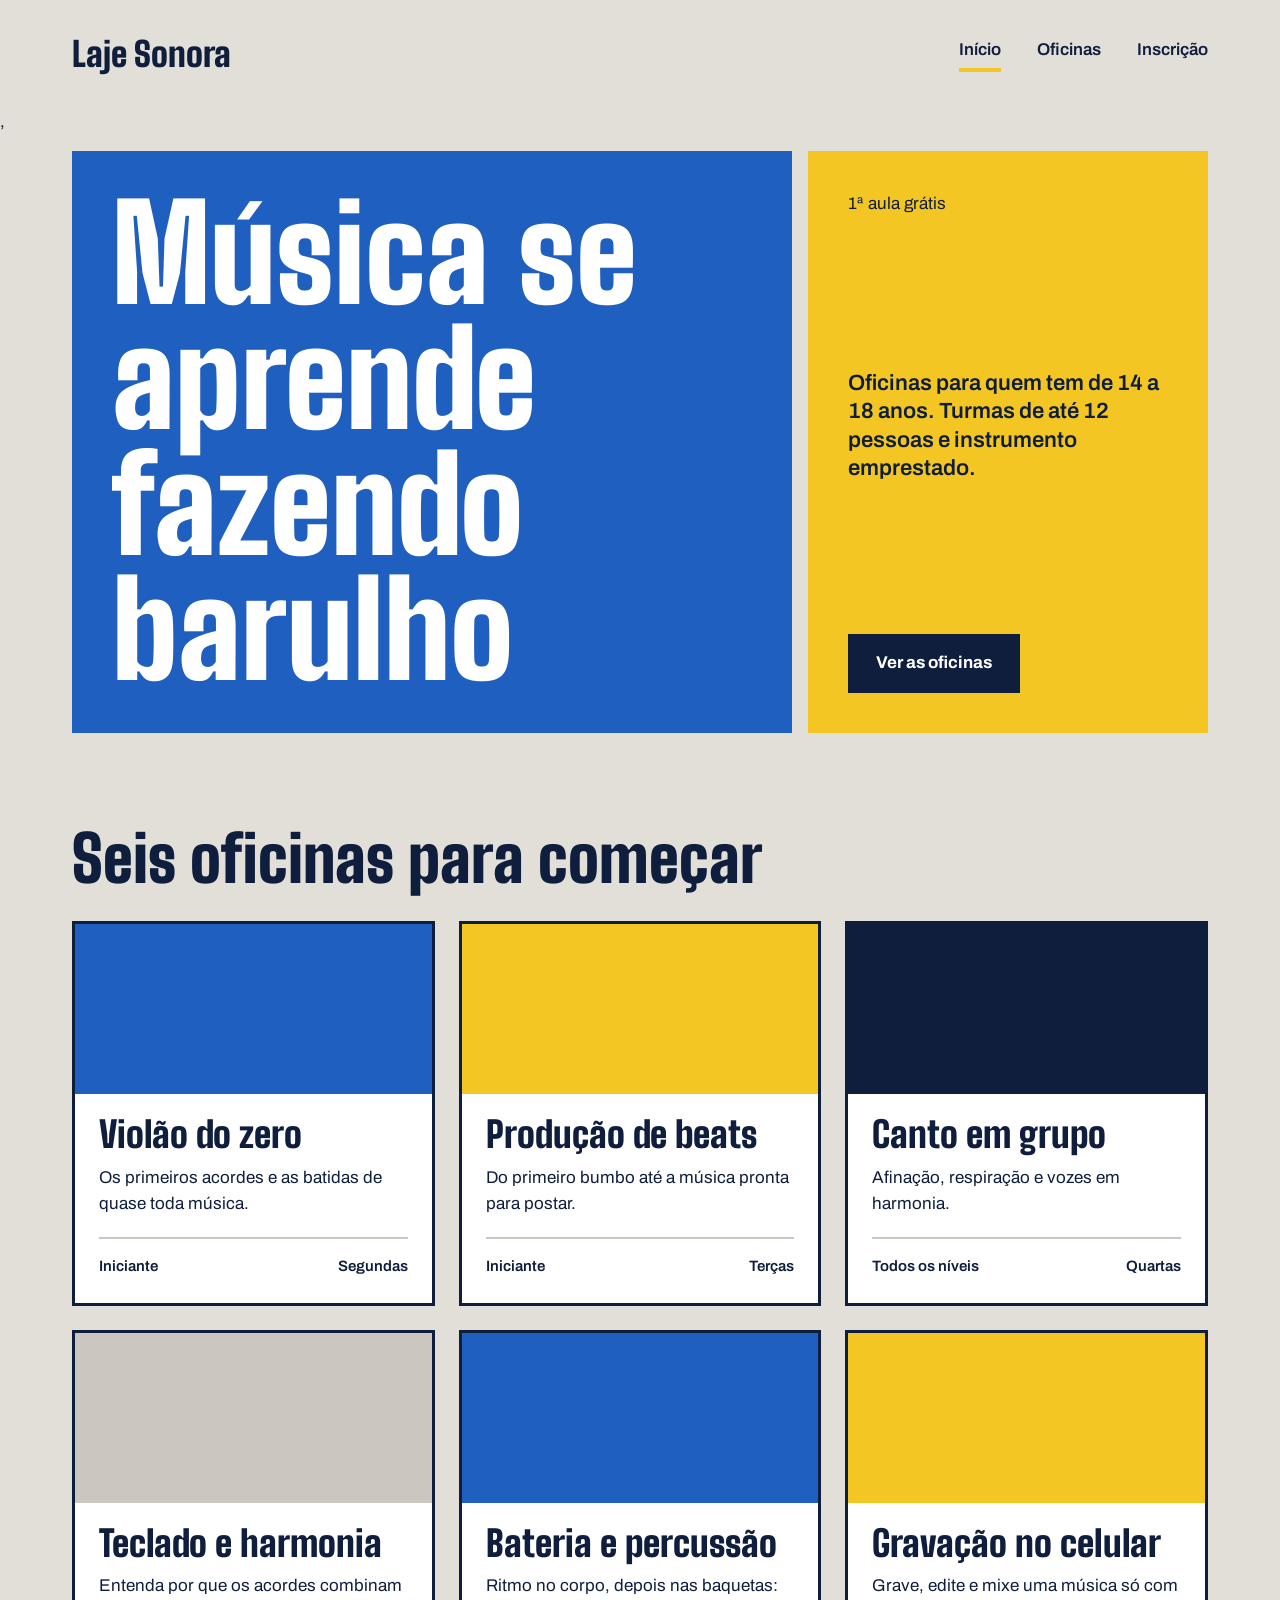
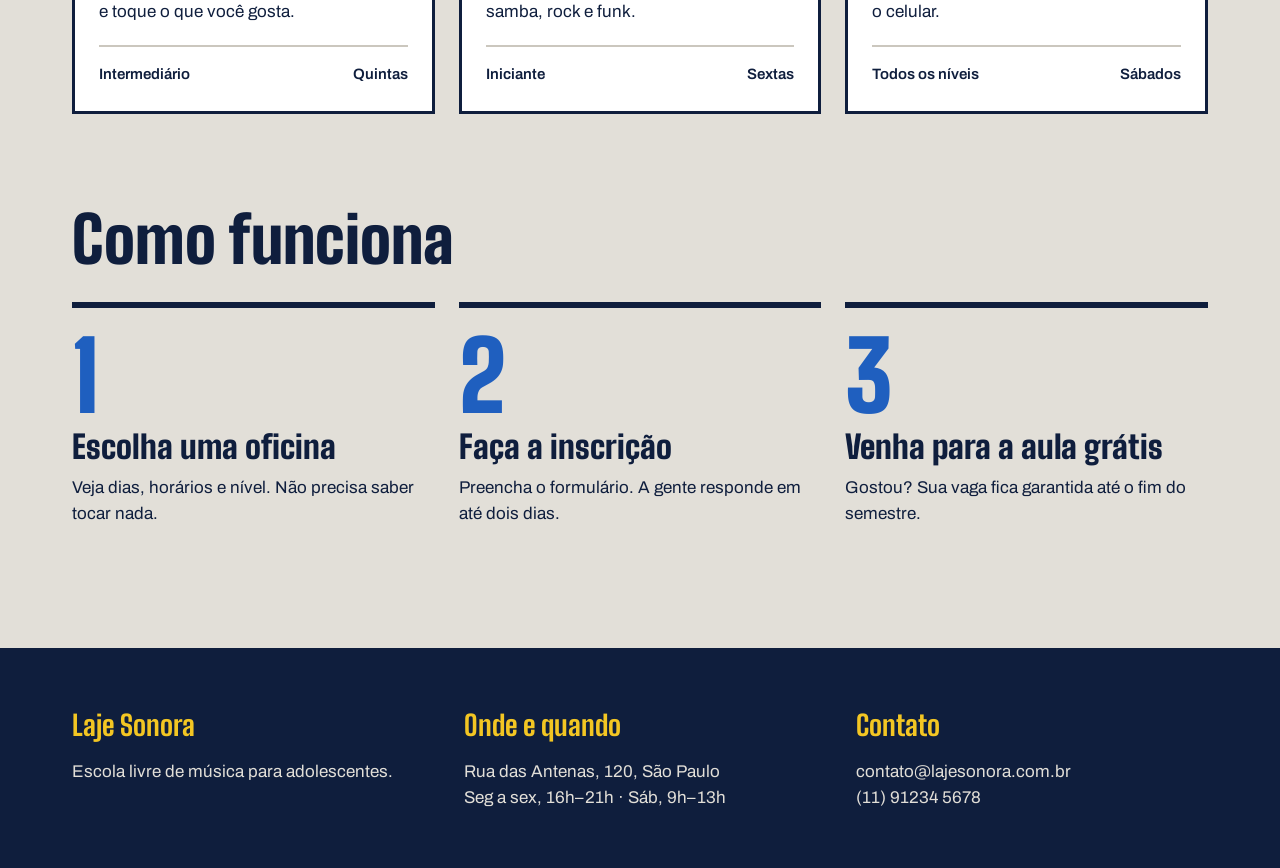
<file: index.html>
<!DOCTYPE html>
<html lang="pt-BR">
<head>
    <meta charset="UTF-8">
    <meta name="viewport" content="width=device-width, initial-scale=1.0">
    <title>Laje Sonora | Início</title>
    <link rel="preconnect" href="https://fonts.googleapis.com">
    <link rel="preconnect" href="https://fonts.gstatic.com" crossorigin>
    <link href="https://fonts.googleapis.com/css2?family=Archivo:wght@400;600;700&family=Big+Shoulders:wght@700;800&display=swap" rel="stylesheet">
    <link rel="stylesheet" href="index.css">
</head>
<body>
    <header class="conteudo topo">
        <a class="logo" href="index.html">Laje Sonora</a>
        <nav class="menu">
            <a class="atual" href="index.html">Início</a>
            <a href="oficinas.html">Oficinas</a>
            <a href="inscricao.html">Inscrição</a>
        </nav>
    </header>
    <main>

,








        
        <section class="conteudo cartazes">
            <div class="cartaz cartaz-principal">
                <h1>Música se aprende fazendo barulho</h1>
            </div>

            <div class="cartaz cartaz-lateral">
                <span class="selo">1ª aula grátis</span>
                <p>
                    Oficinas para quem tem de 14 a 18 anos.
                    Turmas de até 12 pessoas e instrumento emprestado.
                </p>
                <a class="botao" href="oficinas.html">Ver as oficinas</a>
            </div>
        </section>
        <section class="conteudo secao">
            <h2 class="titulo-secao">Seis oficinas para começar</h2>
            <div class="cards">
                <article class="card">
                    <div class="foto foto-azul"></div>
                    <div class="card-texto">
                        <h3>Violão do zero</h3>
                        <p>Os primeiros acordes e as batidas de quase toda música.</p>
                        <div class="card-info"><span>Iniciante</span><span class="dia">Segundas</span></div>
                    </div>
                </article>
                <article class="card">
                    <div class="foto foto-amarela"></div>
                    <div class="card-texto">
                        <h3>Produção de beats</h3>
                        <p>Do primeiro bumbo até a música pronta para postar.</p>
                        <div class="card-info"><span>Iniciante</span><span class="dia">Terças</span></div>
                    </div>
                </article>
                <article class="card">
                    <div class="foto foto-tinta"></div>
                    <div class="card-texto">
                        <h3>Canto em grupo</h3>
                        <p>Afinação, respiração e vozes em harmonia.</p>
                        <div class="card-info"><span>Todos os níveis</span><span class="dia">Quartas</span></div>
                    </div>
                </article>

                <article class="card">
                    <div class="foto"></div>
                    <div class="card-texto">
                        <h3>Teclado e harmonia</h3>
                        <p>Entenda por que os acordes combinam e toque o que você gosta.</p>
                        <div class="card-info"><span>Intermediário</span><span class="dia">Quintas</span></div>
                    </div>
                </article>
                <article class="card">
                    <div class="foto foto-azul"></div>
                    <div class="card-texto">
                        <h3>Bateria e percussão</h3>
                        <p>Ritmo no corpo, depois nas baquetas: samba, rock e funk.</p>
                        <div class="card-info"><span>Iniciante</span><span class="dia">Sextas</span></div>
                    </div>
                </article>
                <article class="card">
                    <div class="foto foto-amarela"></div>
                    <div class="card-texto">
                        <h3>Gravação no celular</h3>
                        <p>Grave, edite e mixe uma música só com o celular.</p>
                        <div class="card-info"><span>Todos os níveis</span><span class="dia">Sábados</span></div>
                    </div>
                </article>
            </div>
        </section>
        <section class="conteudo secao">
            <h2 class="titulo-secao">Como funciona</h2>
            <div class="passos">
                <div class="passo">
                    <p class="passo-numero">1</p>
                    <h3>Escolha uma oficina</h3>
                    <p>Veja dias, horários e nível. Não precisa saber tocar nada.</p>
                </div>
                <div class="passo">
                    <p class="passo-numero">2</p>
                    <h3>Faça a inscrição</h3>
                    <p>Preencha o formulário. A gente responde em até dois dias.</p>
                </div>

                <div class="passo">
                    <p class="passo-numero">3</p>
                    <h3>Venha para a aula grátis</h3>
                    <p>Gostou? Sua vaga fica garantida até o fim do semestre.</p>
                </div>
            </div>
        </section>
    </main>
    <footer class="rodape">
        <div class="conteudo rodape-colunas">
            <div class="rodape-coluna">
                <h4>Laje Sonora</h4>
                <p>Escola livre de música para adolescentes.</p>
            </div>
            <div class="rodape-coluna">
                <h4>Onde e quando</h4>
                <p>
                    Rua das Antenas, 120, São Paulo<br>
                    Seg a sex, 16h–21h · Sáb, 9h–13h
                </p>
            </div>
            <div class="rodape-coluna">
                <h4>Contato</h4>
                <p>
                    contato@lajesonora.com.br<br>
                    (11) 91234 5678
                </p>
            </div>
        </div>
    </footer>

</body>
</html>
</file>
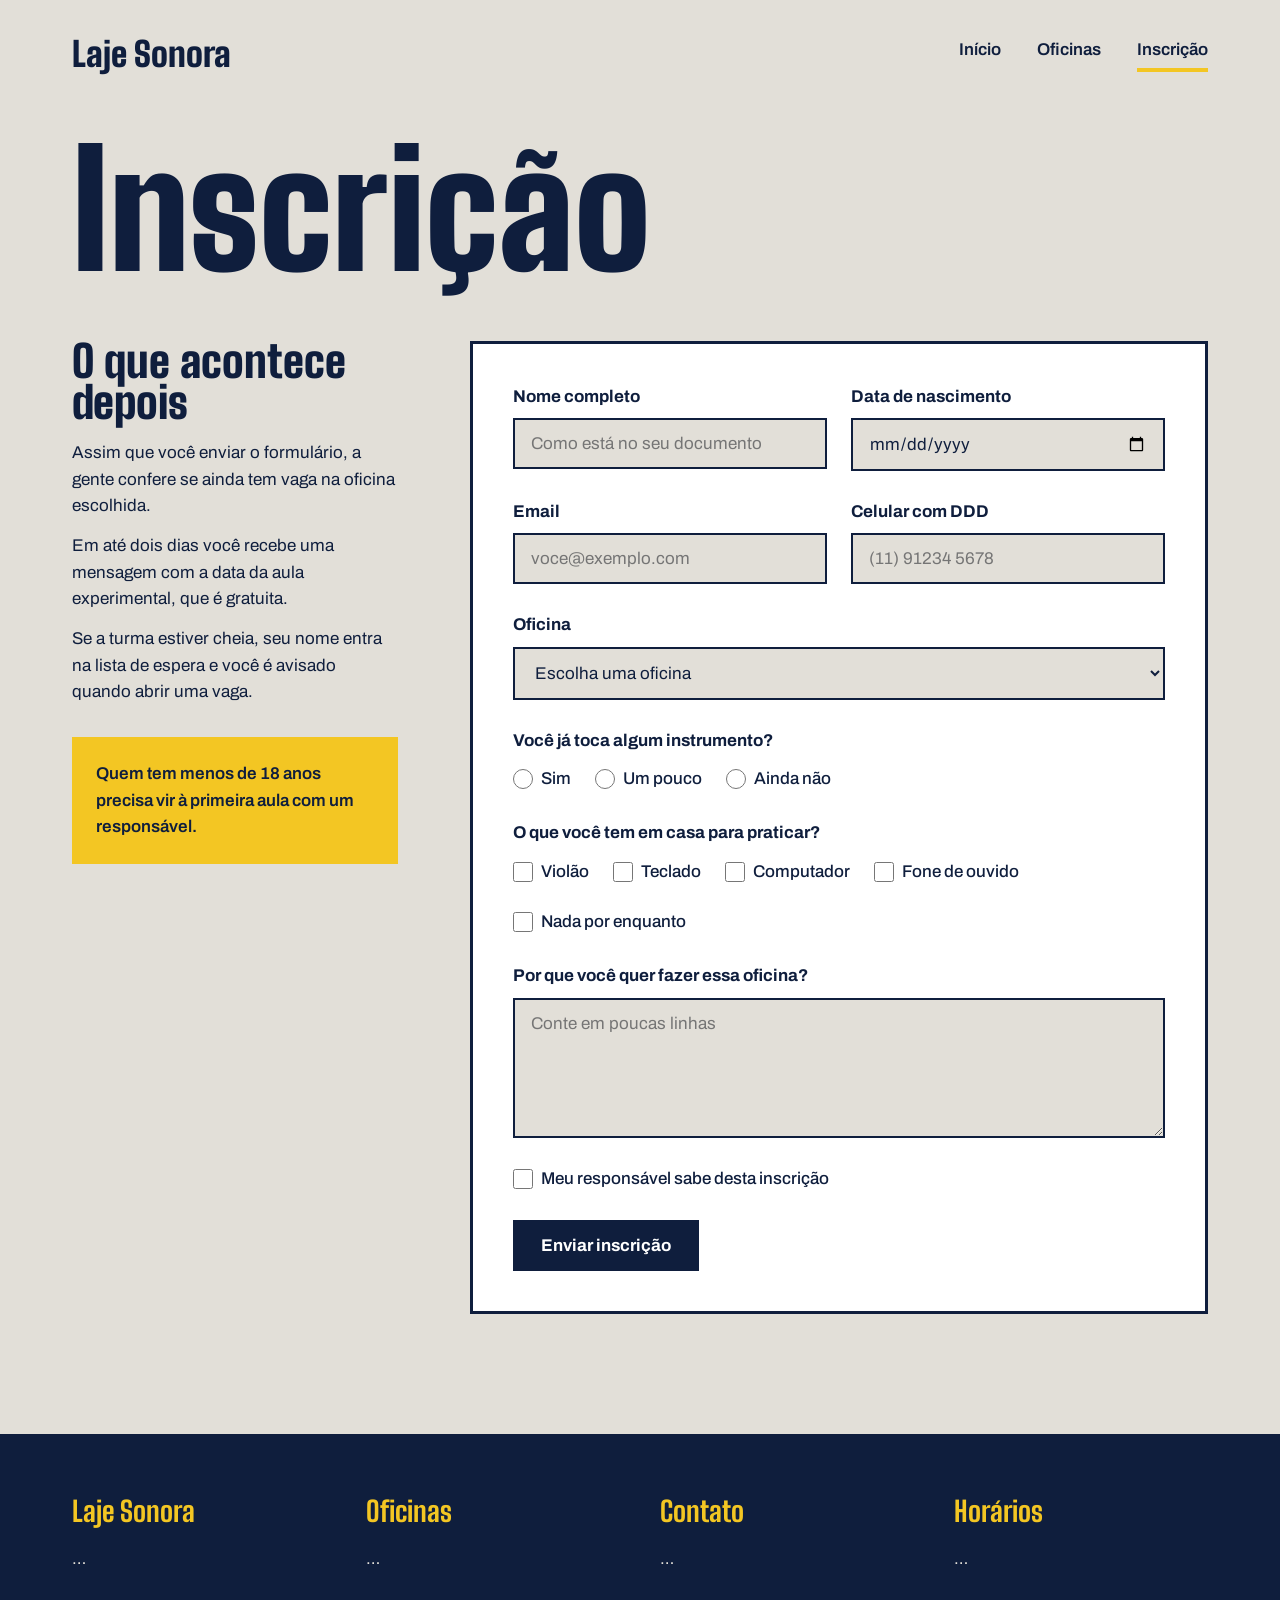
<file: inscricao.html>
<!DOCTYPE html>
<html lang="pt-BR">
<head>
  <meta charset="UTF-8">
  <meta name="viewport" content="width=device-width, initial-scale=1.0">
  <title>Laje Sonora | Inscrição</title>
  <link rel="preconnect" href="https://fonts.googleapis.com">
  <link rel="preconnect" href="https://fonts.gstatic.com" crossorigin>
  <link href="https://fonts.googleapis.com/css2?family=Archivo:wght@400;500;600;700&family=Big+Shoulders:wght@900&display=swap" rel="stylesheet">
  <link rel="stylesheet" href="inscricao.css">
</head>
<body>
  <header class="topo conteudo">
    <a class="logo" href="index.html">Laje Sonora</a>
    <nav class="menu">
      <a href="index.html">Início</a>
      <a href="oficinas.html">Oficinas</a>
      <a href="inscricao.html" class="atual">Inscrição</a>
    </nav>
  </header>














  
  <main class="conteudo">
    <h1 class="titulo-pagina">Inscrição</h1>
    <div class="inscricao">
      <section class="explicacao">
        <h2>O que acontece depois</h2>
        <p>Assim que você enviar o formulário, a gente confere se ainda tem vaga na oficina escolhida.</p>
        <p>Em até dois dias você recebe uma mensagem com a data da aula experimental, que é gratuita.</p>
        <p>Se a turma estiver cheia, seu nome entra na lista de espera e você é avisado quando abrir uma vaga.</p>
        <p class="aviso">Quem tem menos de 18 anos precisa vir à primeira aula com um responsável.</p>
      </section>
      <form class="formulario" action="#" method="post">
        <div class="linha">
          <div class="campo">
            <label for="nome">Nome completo</label>
            <input type="text" id="nome" name="nome" placeholder="Como está no seu documento" required>
          </div>
          <div class="campo">
            <label for="nascimento">Data de nascimento</label>
            <input type="date" id="nascimento" name="nascimento" required>
          </div>
        </div>
        <div class="linha">
          <div class="campo">
            <label for="email">Email</label>
            <input type="email" id="email" name="email" placeholder="voce@exemplo.com" required>
          </div>
          <div class="campo">
            <label for="telefone">Celular com DDD</label>
            <input type="tel" id="telefone" name="telefone" placeholder="(11) 91234 5678" required>
          </div>
        </div>
        <div class="campo">
          <label for="oficina">Oficina</label>
          <select id="oficina" name="oficina" required>
            <option value="">Escolha uma oficina</option>
            <option value="violao">Violão do zero</option>
            <option value="beats">Produção de beats</option>
            <option value="canto">Canto em grupo</option>
            <option value="teclado">Teclado e harmonia</option>
            <option value="bateria">Bateria e percussão</option>
            <option value="gravacao">Gravação no celular</option>
          </select>
        </div>
        <fieldset class="grupo">
          <legend>Você já toca algum instrumento?</legend>
          <div class="opcoes">
            <div class="opcao">
              <input type="radio" id="tocaSim" name="toca" value="sim">
              <label for="tocaSim">Sim</label>
            </div>
            <div class="opcao">
              <input type="radio" id="tocaPouco" name="toca" value="pouco">
              <label for="tocaPouco">Um pouco</label>
            </div>
            <div class="opcao">
              <input type="radio" id="tocaNao" name="toca" value="nao">
              <label for="tocaNao">Ainda não</label>
            </div>
          </div>
        </fieldset>
        <fieldset class="grupo">
          <legend>O que você tem em casa para praticar?</legend>
          <div class="opcoes">
            <div class="opcao">
              <input type="checkbox" id="temViolao" name="tem" value="violao">
              <label for="temViolao">Violão</label>
            </div>
            <div class="opcao">
              <input type="checkbox" id="temTeclado" name="tem" value="teclado">
              <label for="temTeclado">Teclado</label>
            </div>
            <div class="opcao">
              <input type="checkbox" id="temComputador" name="tem" value="computador">
              <label for="temComputador">Computador</label>
            </div>
            <div class="opcao">
              <input type="checkbox" id="temFone" name="tem" value="fone">
              <label for="temFone">Fone de ouvido</label>
            </div>
            <div class="opcao">
              <input type="checkbox" id="temNada" name="tem" value="nada">
              <label for="temNada">Nada por enquanto</label>
            </div>
          </div>
        </fieldset>
        <div class="campo">
          <label for="motivo">Por que você quer fazer essa oficina?</label>
          <textarea id="motivo" name="motivo" placeholder="Conte em poucas linhas"></textarea>
        </div>
        <div class="opcao">
          <input type="checkbox" id="responsavel" name="responsavel" required>
          <label for="responsavel">Meu responsável sabe desta inscrição</label>
        </div>
        <div>
          <button class="botao" type="submit">Enviar inscrição</button>
        </div>
      </form>
    </div>
  </main>
  <footer class="rodape">
    <div class="conteudo">
      <div class="rodape-colunas">
        <div class="rodape-coluna"><h4>Laje Sonora</h4><p>…</p></div>
        <div class="rodape-coluna"><h4>Oficinas</h4><p>…</p></div>
        <div class="rodape-coluna"><h4>Contato</h4><p>…</p></div>
        <div class="rodape-coluna"><h4>Horários</h4><p>…</p></div>
      </div>
    </div>
  </footer>
</body>
</html>
</file>
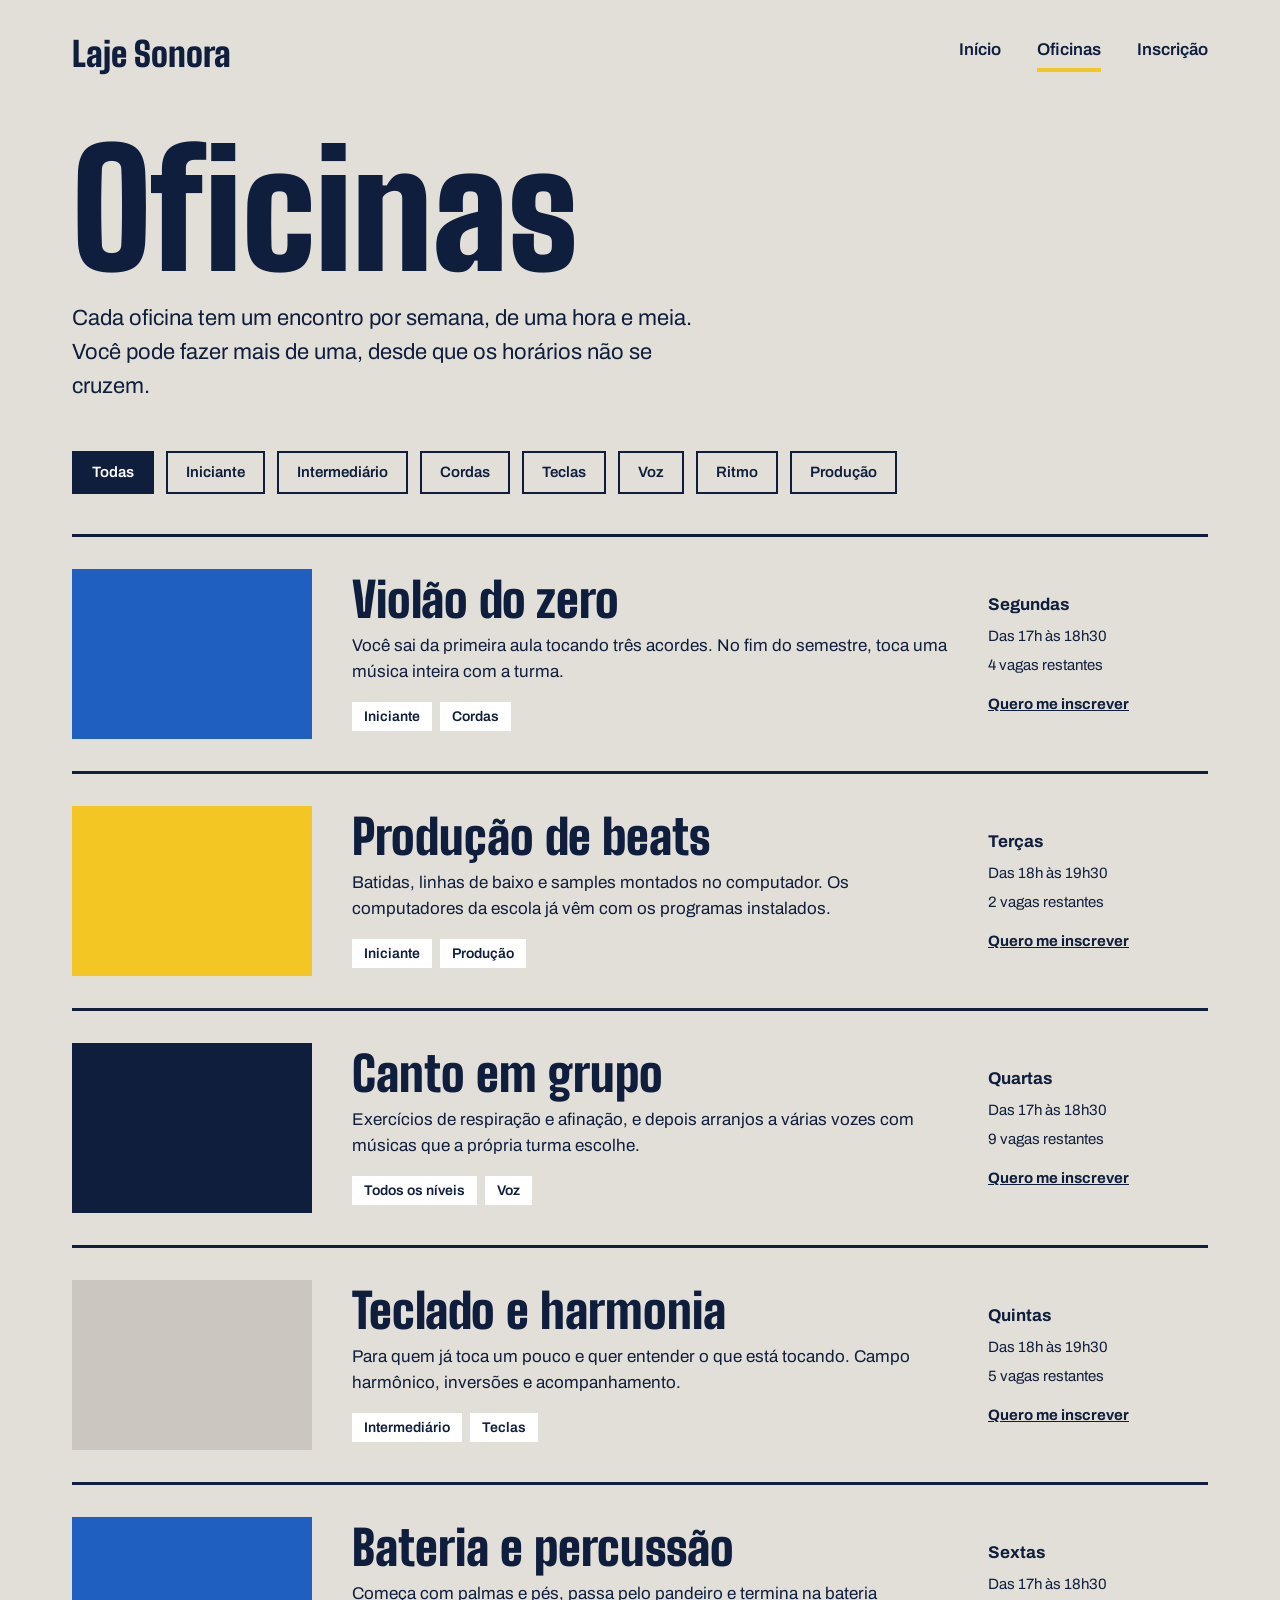
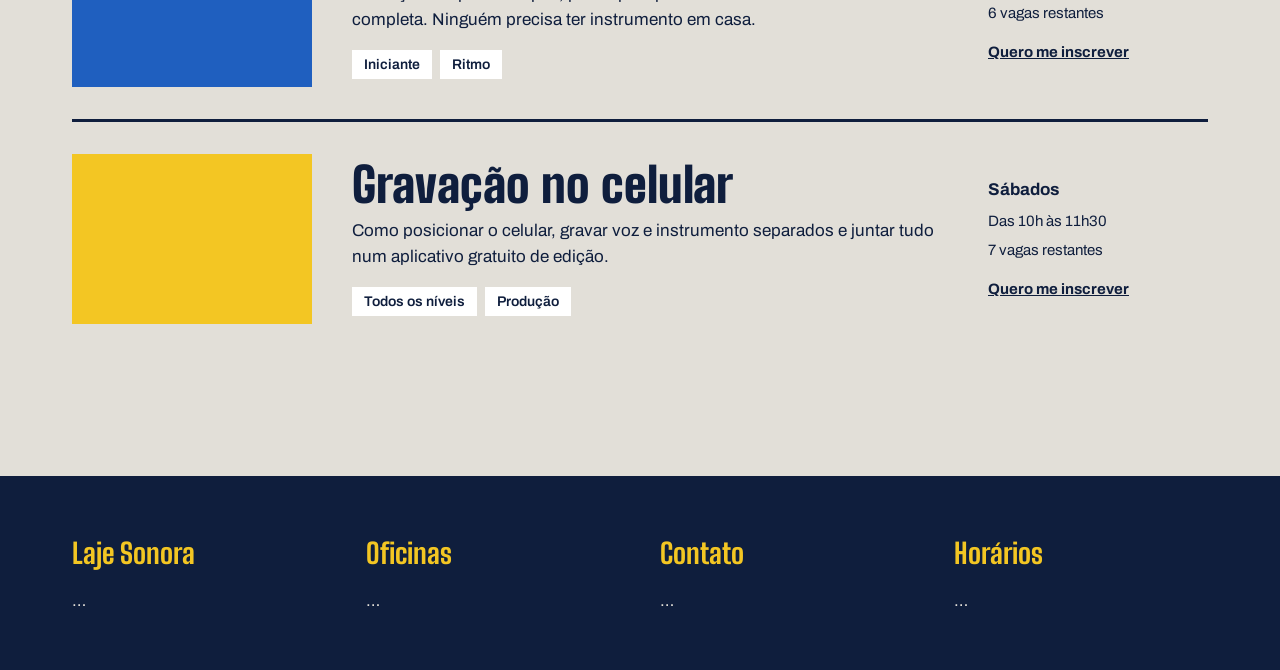
<file: oficinas.html>
<!DOCTYPE html>
<html lang="pt-BR">
<head>
  <meta charset="UTF-8">
  <meta name="viewport" content="width=device-width, initial-scale=1.0">
  <title>Laje Sonora | Oficinas</title>
  <link rel="preconnect" href="https://fonts.googleapis.com">
  <link rel="preconnect" href="https://fonts.gstatic.com" crossorigin>
  <link href="https://fonts.googleapis.com/css2?family=Archivo:wght@400;500;600;700&family=Big+Shoulders:wght@900&display=swap" rel="stylesheet">
  <link rel="stylesheet" href="oficinas.css">
</head>
<body>
  <header class="topo conteudo">
    <a class="logo" href="index.html">Laje Sonora</a>
    <nav class="menu">
      <a href="index.html">Início</a>
      <a href="oficinas.html" class="atual">Oficinas</a>
      <a href="inscricao.html">Inscrição</a>
    </nav>
  </header>











  
  <main class="conteudo">
    <h1 class="titulo-pagina">Oficinas</h1>
    <p class="subtitulo-pagina">Cada oficina tem um encontro por semana, de uma hora e meia. Você pode fazer mais de uma, desde que os horários não se cruzem.</p>
    <div class="filtros">
      <span class="filtro ativo">Todas</span>
      <span class="filtro">Iniciante</span>
      <span class="filtro">Intermediário</span>
      <span class="filtro">Cordas</span>
      <span class="filtro">Teclas</span>
      <span class="filtro">Voz</span>
      <span class="filtro">Ritmo</span>
      <span class="filtro">Produção</span>
    </div>
    <div class="lista">
      <article class="oficina">
        <div class="foto foto-azul"></div>
        <div class="oficina-texto">
          <h2>Violão do zero</h2>
          <p>Você sai da primeira aula tocando três acordes. No fim do semestre, toca uma música inteira com a turma.</p>
          <div class="etiquetas">
            <span class="etiqueta">Iniciante</span>
            <span class="etiqueta">Cordas</span>
          </div>
        </div>
        <div class="oficina-detalhes">
          <strong>Segundas</strong>
          <span>Das 17h às 18h30</span>
          <span>4 vagas restantes</span>
          <a href="inscricao.html">Quero me inscrever</a>
        </div>
      </article>
      <article class="oficina">
        <div class="foto foto-amarela"></div>
        <div class="oficina-texto">
          <h2>Produção de beats</h2>
          <p>Batidas, linhas de baixo e samples montados no computador. Os computadores da escola já vêm com os programas instalados.</p>
          <div class="etiquetas">
            <span class="etiqueta">Iniciante</span>
            <span class="etiqueta">Produção</span>
          </div>
        </div>
        <div class="oficina-detalhes">
          <strong>Terças</strong>
          <span>Das 18h às 19h30</span>
          <span>2 vagas restantes</span>
          <a href="inscricao.html">Quero me inscrever</a>
        </div>
      </article>
      <article class="oficina">
        <div class="foto foto-tinta"></div>
        <div class="oficina-texto">
          <h2>Canto em grupo</h2>
          <p>Exercícios de respiração e afinação, e depois arranjos a várias vozes com músicas que a própria turma escolhe.</p>
          <div class="etiquetas">
            <span class="etiqueta">Todos os níveis</span>
            <span class="etiqueta">Voz</span>
          </div>
        </div>
        <div class="oficina-detalhes">
          <strong>Quartas</strong>
          <span>Das 17h às 18h30</span>
          <span>9 vagas restantes</span>
          <a href="inscricao.html">Quero me inscrever</a>
        </div>
      </article>
      <article class="oficina">
        <div class="foto"></div>
        <div class="oficina-texto">
          <h2>Teclado e harmonia</h2>
          <p>Para quem já toca um pouco e quer entender o que está tocando. Campo harmônico, inversões e acompanhamento.</p>
          <div class="etiquetas">
            <span class="etiqueta">Intermediário</span>
            <span class="etiqueta">Teclas</span>
          </div>
        </div>
        <div class="oficina-detalhes">
          <strong>Quintas</strong>
          <span>Das 18h às 19h30</span>
          <span>5 vagas restantes</span>
          <a href="inscricao.html">Quero me inscrever</a>
        </div>
      </article>
      <article class="oficina">
        <div class="foto foto-azul"></div>
        <div class="oficina-texto">
          <h2>Bateria e percussão</h2>
          <p>Começa com palmas e pés, passa pelo pandeiro e termina na bateria completa. Ninguém precisa ter instrumento em casa.</p>
          <div class="etiquetas">
            <span class="etiqueta">Iniciante</span>
            <span class="etiqueta">Ritmo</span>
          </div>
        </div>
        <div class="oficina-detalhes">
          <strong>Sextas</strong>
          <span>Das 17h às 18h30</span>
          <span>6 vagas restantes</span>
          <a href="inscricao.html">Quero me inscrever</a>
        </div>
      </article>
      <article class="oficina">
        <div class="foto foto-amarela"></div>
        <div class="oficina-texto">
          <h2>Gravação no celular</h2>
          <p>Como posicionar o celular, gravar voz e instrumento separados e juntar tudo num aplicativo gratuito de edição.</p>
          <div class="etiquetas">
            <span class="etiqueta">Todos os níveis</span>
            <span class="etiqueta">Produção</span>
          </div>
        </div>
        <div class="oficina-detalhes">
          <strong>Sábados</strong>
          <span>Das 10h às 11h30</span>
          <span>7 vagas restantes</span>
          <a href="inscricao.html">Quero me inscrever</a>
        </div>
      </article>
    </div>
  </main>
  <footer class="rodape">
    <div class="conteudo">
      <div class="rodape-colunas">
        <div class="rodape-coluna"><h4>Laje Sonora</h4><p>…</p></div>
        <div class="rodape-coluna"><h4>Oficinas</h4><p>…</p></div>
        <div class="rodape-coluna"><h4>Contato</h4><p>…</p></div>
        <div class="rodape-coluna"><h4>Horários</h4><p>…</p></div>
      </div>
    </div>
  </footer>
</body>
</html>
</file>
<file: index.css>
* { margin: 0; padding: 0; box-sizing: border-box; }
 
:root {
  --concreto: #E2DFD8;
  --concreto-escuro: #CBC7BE;
  --tinta: #0F1E3D;
  --caixa-dagua: #1F5FBF;
  --fita: #F3C623;
  --branco: #FFFFFF;
  --fonte-cartaz: "Big Shoulders", "Arial Narrow", sans-serif;
  --fonte-texto: "Archivo", Arial, sans-serif;
}
 
body { background-color: var(--concreto); color: var(--tinta); font-family: var(--fonte-texto); font-size: 17px; line-height: 1.55; }
a { color: inherit; }
h1, h2, h3 { font-family: var(--fonte-cartaz); font-weight: 900; line-height: 0.95; }
.conteudo { max-width: 1200px; margin-inline: auto; padding-inline: 32px; }
 
.topo { padding-block: 28px; display: flex; justify-content: space-between; align-items: center; }
.logo { font-family: var(--fonte-cartaz); font-size: 34px; font-weight: 900; text-decoration: none; }
.menu { display: flex; gap: 36px; }
.menu a { font-weight: 600; text-decoration: none; padding-bottom: 4px; border-bottom: 4px solid transparent; }
.menu a:hover { border-bottom-color: var(--tinta); }
.menu a.atual { border-bottom-color: var(--fita); }
 
.cartazes { margin-top: 16px; display: flex; gap: 16px; }
.cartaz { padding: 40px; }
.cartaz-principal { background-color: var(--caixa-dagua); color: var(--branco); flex: 2; }
.cartaz-principal h1 { font-size: 132px; max-width: 9ch; }
.cartaz-lateral { background-color: var(--fita); flex: 1; display: flex; flex-direction: column; justify-content: space-between; gap: 32px; align-items: flex-start; }
.cartaz-lateral p { font-size: 22px; font-weight: 600; line-height: 1.3; }
 
.botao { background-color: var(--tinta); color: var(--branco); font-weight: 700; text-decoration: none; padding: 16px 28px; border: none; font-family: var(--fonte-texto); font-size: 17px; cursor: pointer; }
.botao:hover { background-color: var(--caixa-dagua); }
 
.secao { margin-top: 96px; }
.titulo-secao { font-size: 64px; margin-bottom: 32px; }
.cards { display: flex; flex-wrap: wrap; gap: 24px; }
.card { background-color: var(--branco); border: 3px solid var(--tinta); flex: 1 1 340px; }
.card .foto { height: 170px; }
 
.foto { background-color: var(--concreto-escuro); }
.foto-azul { background-color: var(--caixa-dagua); }
.foto-amarela { background-color: var(--fita); }
.foto-tinta { background-color: var(--tinta); }
 
.card-texto { padding: 24px; }
.card h3 { font-size: 36px; margin-bottom: 12px; }
.card-info { margin-top: 20px; padding-top: 16px; border-top: 2px solid var(--concreto-escuro); font-weight: 600; font-size: 15px; display: flex; justify-content: space-between; }
 
.passos { display: flex; gap: 24px; }
.passo { border-top: 6px solid var(--tinta); padding-top: 20px; flex: 1; }
.passo-numero { font-family: var(--fonte-cartaz); font-size: 96px; font-weight: 900; line-height: 1; color: var(--caixa-dagua); }
.passo h3 { font-size: 32px; margin-block: 8px 12px; }
 
.rodape { margin-top: 120px; background-color: var(--tinta); color: var(--concreto); padding-block: 56px; }
.rodape-colunas { display: flex; gap: 40px; }
.rodape-coluna { flex: 1; }
.rodape h4 { font-family: var(--fonte-cartaz); font-size: 28px; color: var(--fita); margin-bottom: 12px; }
 
@media (max-width: 800px) {
  .cartazes, .passos, .rodape-colunas { flex-direction: column; }
  .cartaz-principal h1 { font-size: 84px; }
}
</file>
<file: inscricao.css>
* { margin: 0; padding: 0; box-sizing: border-box; }
 
:root {
  --concreto: #E2DFD8;
  --concreto-escuro: #CBC7BE;
  --tinta: #0F1E3D;
  --caixa-dagua: #1F5FBF;
  --fita: #F3C623;
  --branco: #FFFFFF;
  --fonte-cartaz: "Big Shoulders", "Arial Narrow", sans-serif;
  --fonte-texto: "Archivo", Arial, sans-serif;
}
 
body { background-color: var(--concreto); color: var(--tinta); font-family: var(--fonte-texto); font-size: 17px; line-height: 1.55; }
a { color: inherit; }
h1, h2, h3 { font-family: var(--fonte-cartaz); font-weight: 900; line-height: 0.95; }
.conteudo { max-width: 1200px; margin-inline: auto; padding-inline: 32px; }
 
.topo { padding-block: 28px; display: flex; justify-content: space-between; align-items: center; }
.logo { font-family: var(--fonte-cartaz); font-size: 34px; font-weight: 900; text-decoration: none; }
.menu { display: flex; gap: 36px; }
.menu a { font-weight: 600; text-decoration: none; padding-bottom: 4px; border-bottom: 4px solid transparent; }
.menu a:hover { border-bottom-color: var(--tinta); }
.menu a.atual { border-bottom-color: var(--fita); }
 
.rodape { margin-top: 120px; background-color: var(--tinta); color: var(--concreto); padding-block: 56px; }
.rodape-colunas { display: flex; gap: 40px; }
.rodape-coluna { flex: 1; }
.rodape h4 { font-family: var(--fonte-cartaz); font-size: 28px; color: var(--fita); margin-bottom: 12px; }
 
.titulo-pagina { font-size: 160px; margin-top: 24px; }
 
.botao { background-color: var(--tinta); color: var(--branco); font-weight: 700; text-decoration: none; padding: 16px 28px; border: none; font-family: var(--fonte-texto); font-size: 17px; cursor: pointer; }
.botao:hover { background-color: var(--caixa-dagua); }
 
.inscricao { margin-top: 56px; display: flex; gap: 72px; }
.explicacao { flex: 1; }
.explicacao h2 { font-size: 44px; margin-bottom: 16px; }
.explicacao p + p { margin-top: 14px; }
.explicacao .aviso { margin-top: 32px; padding: 24px; background-color: var(--fita); font-weight: 600; }
.formulario { background-color: var(--branco); border: 3px solid var(--tinta); padding: 40px; flex: 2; display: flex; flex-direction: column; gap: 28px; }
.linha { display: flex; gap: 24px; }
.campo { flex: 1; display: flex; flex-direction: column; gap: 8px; }
.grupo legend { margin-bottom: 12px; }
.opcoes { display: flex; flex-wrap: wrap; gap: 24px; }
.opcao { display: flex; align-items: center; gap: 8px; }
 
.formulario label, .formulario legend { font-weight: 700; }
.formulario fieldset { border: none; }
.formulario input[type="text"], .formulario input[type="email"], .formulario input[type="tel"], .formulario input[type="date"], .formulario select, .formulario textarea {
  width: 100%; padding: 14px 16px; border: 2px solid var(--tinta); background-color: var(--concreto);
  font-family: var(--fonte-texto); font-size: 17px; color: var(--tinta);
}
.formulario input:focus, .formulario select:focus, .formulario textarea:focus { outline: 3px solid var(--caixa-dagua); outline-offset: 2px; background-color: var(--branco); }
.formulario textarea { height: 140px; resize: vertical; }
.formulario .opcao label { font-weight: 500; }
.formulario input[type="radio"], .formulario input[type="checkbox"] { width: 20px; height: 20px; accent-color: var(--caixa-dagua); }
 
@media (max-width: 800px) {
  .inscricao, .linha, .rodape-colunas { flex-direction: column; }
  .titulo-pagina { font-size: 96px; }
}
</file>
<file: oficinas.css>
* { margin: 0; padding: 0; box-sizing: border-box; }

:root {
  --concreto: #E2DFD8;
  --concreto-escuro: #CBC7BE;
  --tinta: #0F1E3D;
  --caixa-dagua: #1F5FBF;
  --fita: #F3C623;
  --branco: #FFFFFF;
  --fonte-cartaz: "Big Shoulders", "Arial Narrow", sans-serif;
  --fonte-texto: "Archivo", Arial, sans-serif;
}

body { background-color: var(--concreto); color: var(--tinta); font-family: var(--fonte-texto); font-size: 17px; line-height: 1.55; }
a { color: inherit; }
h1, h2, h3 { font-family: var(--fonte-cartaz); font-weight: 900; line-height: 0.95; }
.conteudo { max-width: 1200px; margin-inline: auto; padding-inline: 32px; }

.topo { padding-block: 28px; display: flex; justify-content: space-between; align-items: center; }
.logo { font-family: var(--fonte-cartaz); font-size: 34px; font-weight: 900; text-decoration: none; }
.menu { display: flex; gap: 36px; }
.menu a { font-weight: 600; text-decoration: none; padding-bottom: 4px; border-bottom: 4px solid transparent; }
.menu a:hover { border-bottom-color: var(--tinta); }
.menu a.atual { border-bottom-color: var(--fita); }

.rodape { margin-top: 120px; background-color: var(--tinta); color: var(--concreto); padding-block: 56px; }
.rodape-colunas { display: flex; gap: 40px; }
.rodape-coluna { flex: 1; }
.rodape h4 { font-family: var(--fonte-cartaz); font-size: 28px; color: var(--fita); margin-bottom: 12px; }

.foto { background-color: var(--concreto-escuro); }
.foto-azul { background-color: var(--caixa-dagua); }
.foto-amarela { background-color: var(--fita); }
.foto-tinta { background-color: var(--tinta); }

.titulo-pagina { font-size: 160px; margin-top: 24px; }
.subtitulo-pagina { font-size: 22px; max-width: 640px; margin-top: 16px; }
.filtros { margin-top: 48px; display: flex; flex-wrap: wrap; gap: 12px; }
.filtro { border: 2px solid var(--tinta); padding: 8px 18px; font-weight: 600; font-size: 15px; }
.filtro.ativo { background-color: var(--tinta); color: var(--branco); }
.lista { margin-top: 40px; }
.oficina { padding-block: 32px; border-top: 3px solid var(--tinta); display: flex; align-items: center; gap: 40px; }
.oficina .foto { width: 240px; height: 170px; flex-shrink: 0; }
.oficina-texto { flex: 1; }
.oficina h2 { font-size: 48px; margin-bottom: 10px; }
.etiquetas { margin-top: 16px; display: flex; gap: 8px; }
.etiqueta { background-color: var(--branco); padding: 4px 12px; font-size: 14px; font-weight: 600; }
.oficina-detalhes { width: 220px; font-size: 15px; display: flex; flex-direction: column; gap: 6px; }
.oficina-detalhes strong { font-size: 17px; }
.oficina-detalhes a { margin-top: 10px; font-weight: 700; }

@media (max-width: 800px) {
  .oficina, .rodape-colunas { flex-direction: column; align-items: stretch; }
  .titulo-pagina { font-size: 96px; }
  .oficina .foto, .oficina-detalhes { width: 100%; }
}
</file>
